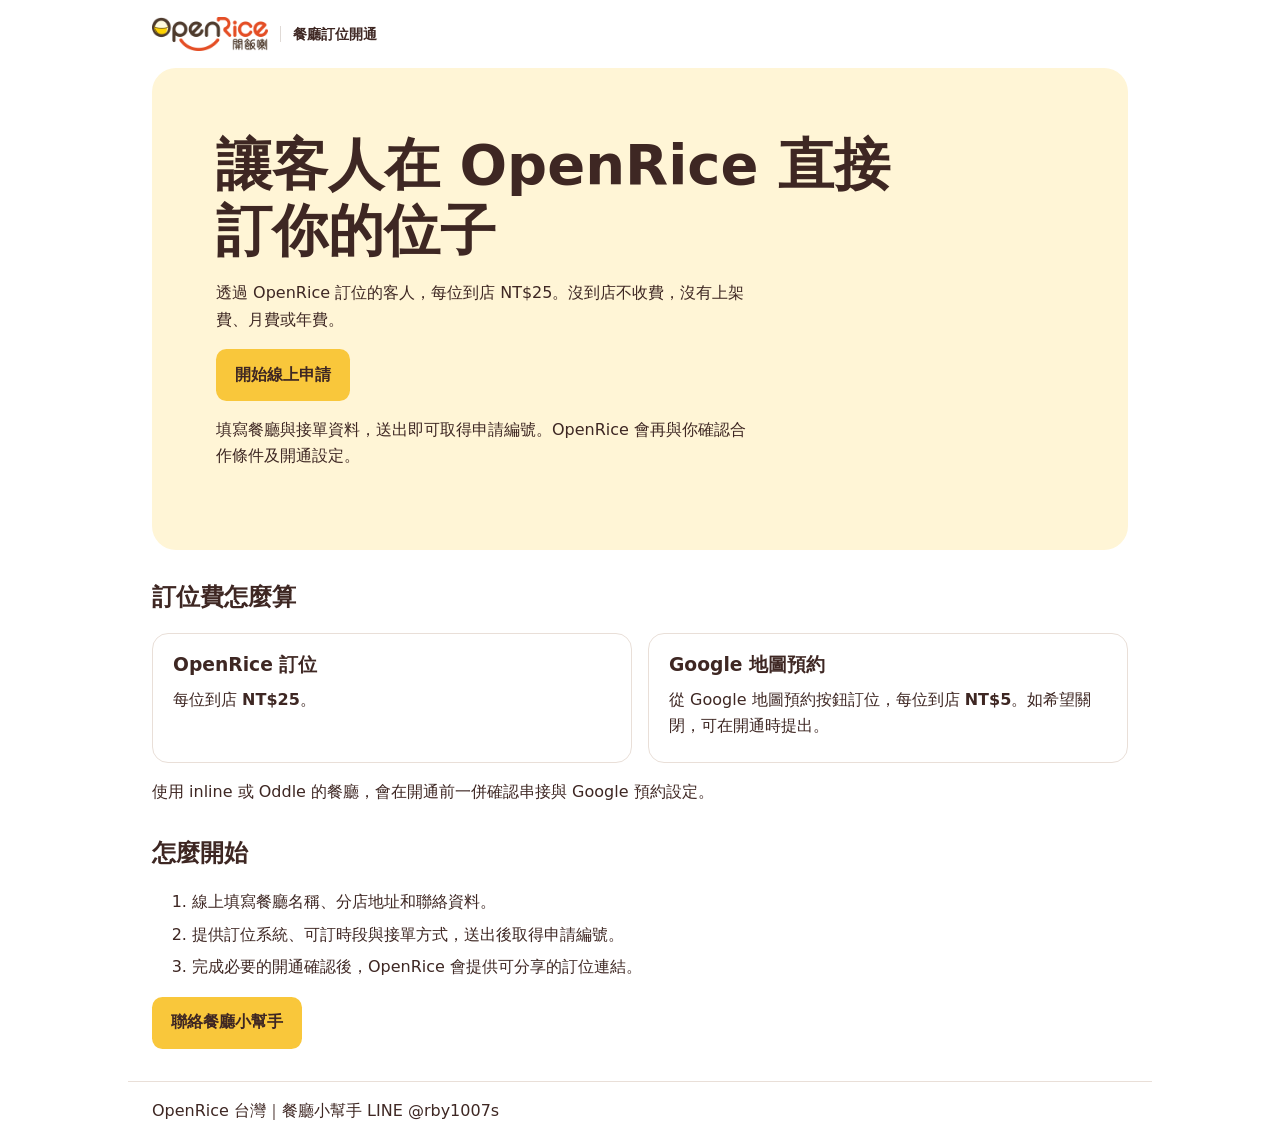
<file: index.html>
<!doctype html>
<html lang="zh-Hant-TW">
<head>
<meta charset="utf-8">
<meta name="viewport" content="width=device-width,initial-scale=1">
<meta name="description" content="OpenRice 台灣餐廳訂位開通。了解收費並線上申請。">
<title>OpenRice 台灣｜餐廳訂位開通</title>
<style>
*{box-sizing:border-box}body{margin:0;background:#fff;color:#3e2723;font:1rem/1.65 system-ui,sans-serif}
header,main,footer{max-width:64rem;margin:auto;padding-inline:1.5rem}
header{display:flex;align-items:center;min-height:4.25rem;padding-block:.75rem}
.hero{background:#fff5d6;border-radius:1.5rem;padding:clamp(1.5rem,6vw,4rem)}
h1{font-size:clamp(2rem,5vw,3.5rem);line-height:1.18;margin:0 0 1rem;max-width:18ch}
h2{line-height:1.3}.hero p{max-width:34rem}.cta{display:inline-block;background:#f9c73b;color:#3e2723;font-weight:750;border-radius:.65rem;padding:.8rem 1.2rem;text-decoration:none}
.cta:hover{background:#f5b929}.cta:focus-visible{outline:3px solid #3e2723;outline-offset:3px}
section{margin-block:2rem}.fees{display:grid;grid-template-columns:repeat(auto-fit,minmax(min(100%,18rem),1fr));gap:1rem}
article{border:1px solid #e9dfd8;border-radius:1rem;padding:1rem 1.25rem}article h3{margin:0}article p{margin-block:.4rem}
strong{font-weight:800}li{margin-block:.4rem}footer{border-top:1px solid #e9dfd8;padding-block:1rem}
</style>
<link rel="stylesheet" href="assets/brand.css">
</head>
<body>
<header><a class="brand-link" href="./"><img src="assets/openrice-logo.png" width="288" height="82" alt="OpenRice"><span>餐廳訂位開通</span></a></header>
<main>
<div class="hero">
<h1>讓客人在 OpenRice 直接訂你的位子</h1>
<p>透過 OpenRice 訂位的客人，每位到店 NT$25。沒到店不收費，沒有上架費、月費或年費。</p>
<a class="cta" href="apply.html#apply">開始線上申請</a>
<p>填寫餐廳與接單資料，送出即可取得申請編號。OpenRice 會再與你確認合作條件及開通設定。</p>
</div>
<section aria-labelledby="fee">
<h2 id="fee">訂位費怎麼算</h2>
<div class="fees">
<article><h3>OpenRice 訂位</h3><p>每位到店 <strong>NT$25</strong>。</p></article>
<article><h3>Google 地圖預約</h3><p>從 Google 地圖預約按鈕訂位，每位到店 <strong>NT$5</strong>。如希望關閉，可在開通時提出。</p></article>
</div>
<p>使用 inline 或 Oddle 的餐廳，會在開通前一併確認串接與 Google 預約設定。</p>
</section>
<section aria-labelledby="steps">
<h2 id="steps">怎麼開始</h2>
<ol>
<li>線上填寫餐廳名稱、分店地址和聯絡資料。</li>
<li>提供訂位系統、可訂時段與接單方式，送出後取得申請編號。</li>
<li>完成必要的開通確認後，OpenRice 會提供可分享的訂位連結。</li>
</ol>
<a class="cta" href="https://line.me/R/ti/p/@rby1007s">聯絡餐廳小幫手</a>
</section>
</main>
<footer>OpenRice 台灣｜餐廳小幫手 LINE @rby1007s</footer>
</body>
</html>
</file>
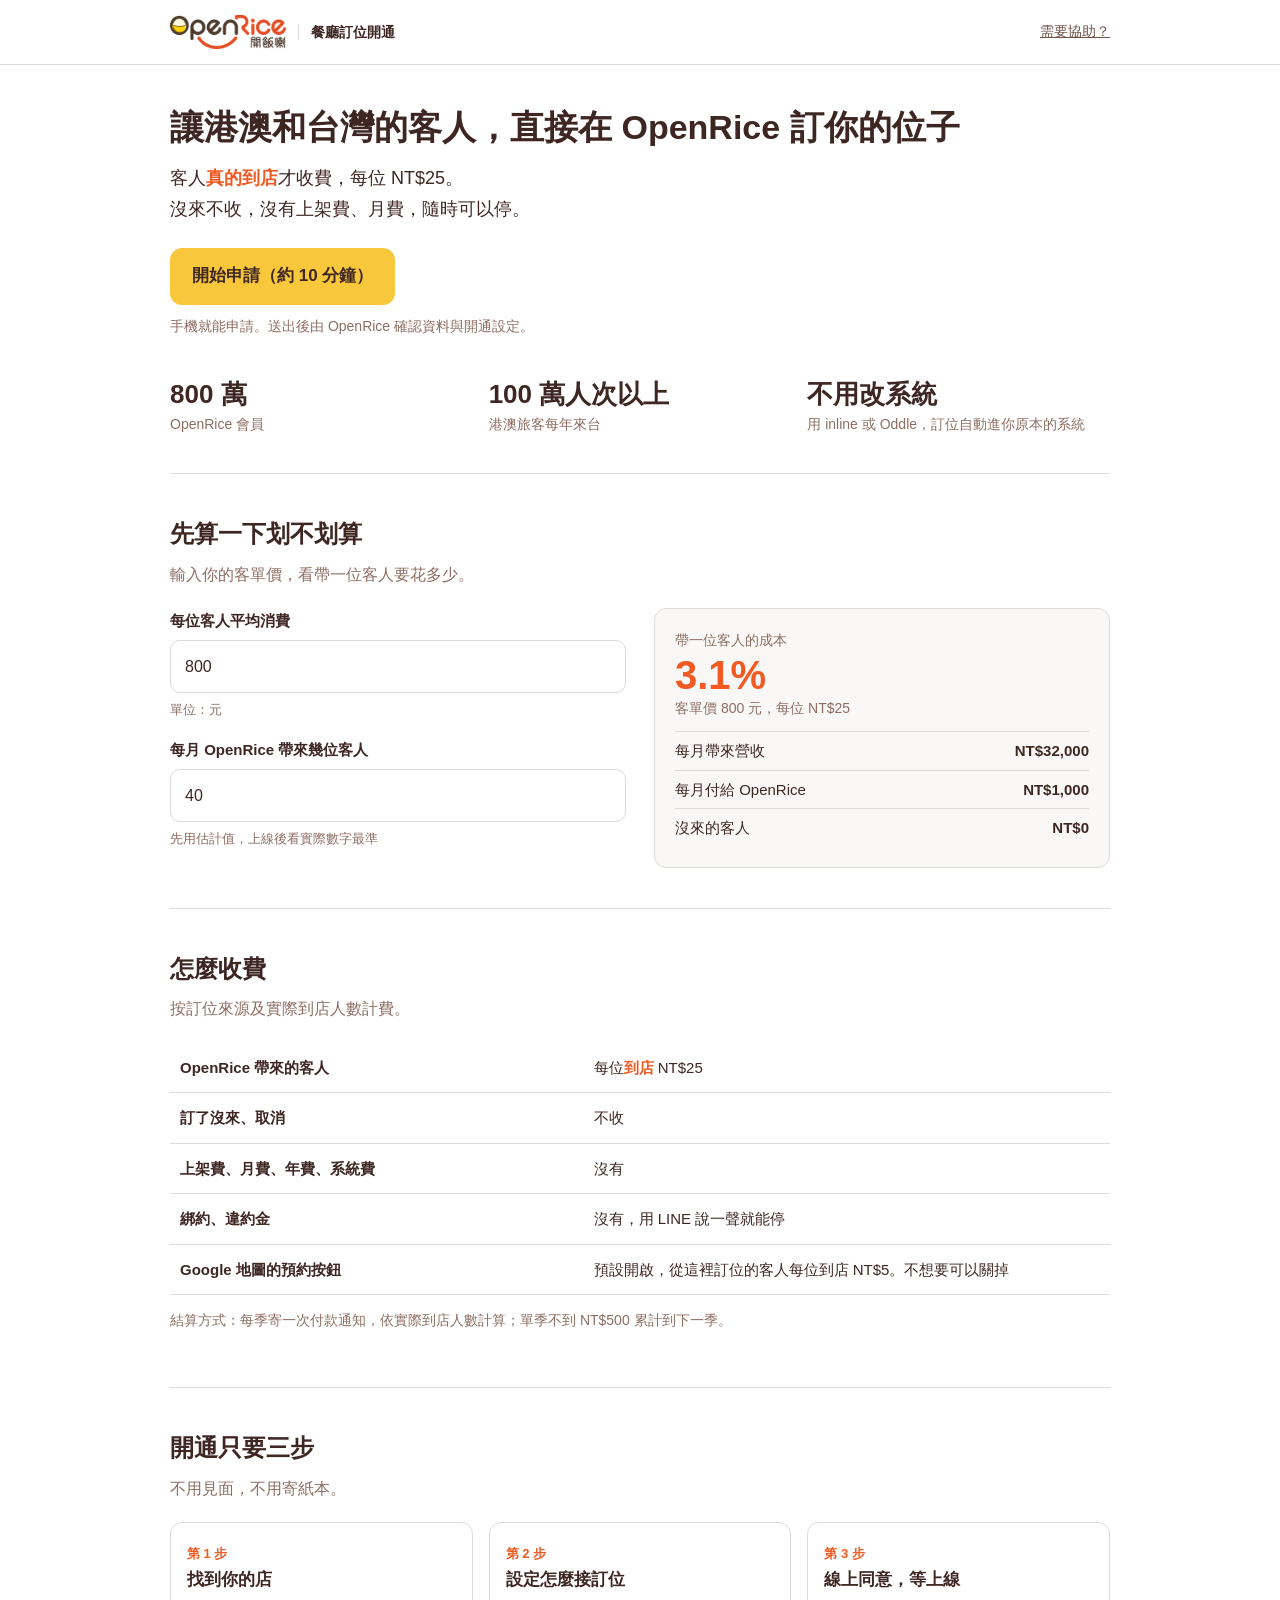
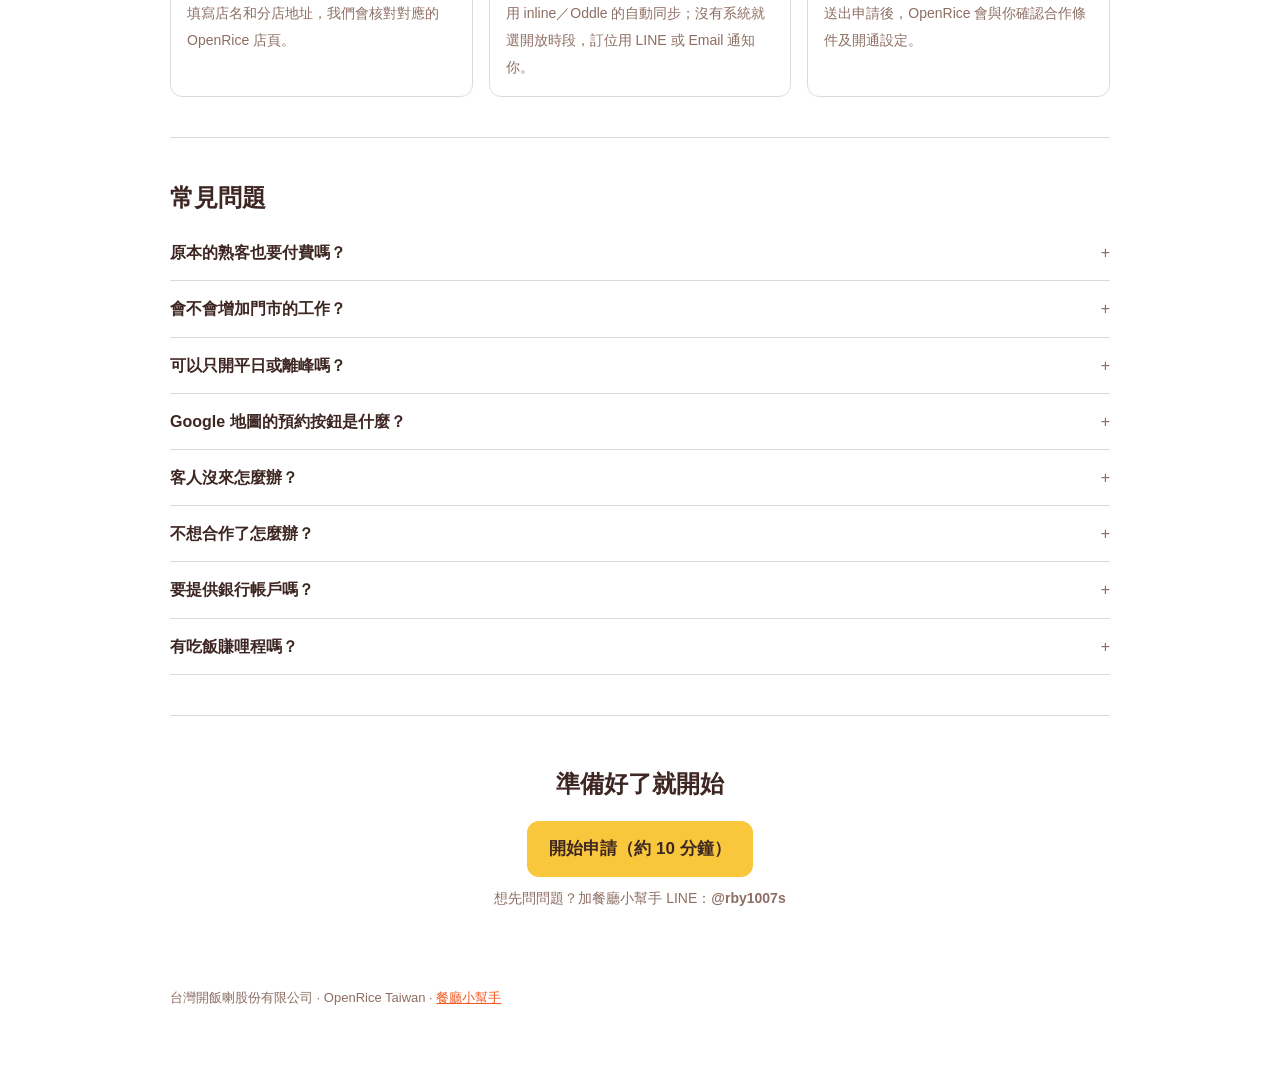
<file: apply.html>
<!doctype html>
<html lang="zh-Hant">
<head>
<meta charset="utf-8">
<meta name="viewport" content="width=device-width, initial-scale=1, viewport-fit=cover">
<title>OpenRice 餐廳開通</title>
<meta name="description" content="讓港澳與台灣客人在 OpenRice 直接訂你的位子。客人到店才收費，沒有上架費、月費，隨時可以停。">
<style>
/* 版面：單欄、手機優先。說明頁讓老闆 1 分鐘看懂，申請頁一頁一件事。 */
:root{
  --bg:#FFFFFF; --soft:#FAF8F6; --fg:#3E2723; --muted:#8D6E63; --line:#E0DAD6;
  --accent:#F15A22; --accent-dark:#C9461A; --ok:#2E7D32; --warn:#B4541A;
  --font:'PingFang TC','Heiti TC','Microsoft JhengHei','Noto Sans TC',sans-serif;
  --r:12px;
}
*{box-sizing:border-box}
html,body{margin:0}
body{background:var(--bg);color:var(--fg);font-family:var(--font);font-size:16px;line-height:1.7;-webkit-font-smoothing:antialiased}
a{color:var(--accent)}
button,input,select{font:inherit;color:inherit}
button{cursor:pointer}
:focus-visible{outline:2px solid var(--accent);outline-offset:2px}
.wrap{max-width:980px;margin:0 auto;padding-left:max(20px, env(safe-area-inset-left, 0px));padding-right:max(20px, env(safe-area-inset-right, 0px))}
.narrow{max-width:560px}
.num{font-variant-numeric:tabular-nums}

/* 頂部 */
.top{border-bottom:1px solid var(--line);background:var(--bg);position:sticky;top:0;z-index:5}
.top .wrap{display:flex;align-items:center;justify-content:space-between;gap:12px;min-height:64px}
.brand{font-weight:700;font-size:18px;letter-spacing:.01em;text-decoration:none;color:var(--fg)}
.brand span{color:var(--accent)}
.top-cta{font-size:14px;font-weight:700;color:var(--accent);background:none;border:1px solid var(--accent);border-radius:999px;padding:6px 14px}
.demo{background:var(--soft);font-size:13px;color:var(--muted);padding:8px 0;border-bottom:1px solid var(--line)}

/* 說明頁 */
.hero{display:grid;grid-template-columns:1fr;gap:24px;align-items:center;padding-block:40px 32px}
.hero h1{font-size:34px;line-height:1.3;margin:0 0 14px;text-wrap:balance}
.hero p.lead{font-size:18px;margin:0 0 24px}
.hero p.lead b{color:var(--accent)}
.hero video{width:100%;aspect-ratio:9/16;border-radius:var(--r);background:#2A1C19;display:block}
.vcap{font-size:13px;color:var(--muted);margin-top:6px;text-align:center}
.btn{display:inline-block;border:0;border-radius:var(--r);padding:14px 22px;font-weight:700;font-size:17px;text-decoration:none;text-align:center}
.btn.primary{background:#F9C73B;color:var(--fg)}
.btn.primary:hover{background:#F5B929}
.btn.ghost{background:var(--bg);border:1px solid var(--line);color:var(--fg)}
.btn.block{display:block;width:100%}
.btn[disabled]{opacity:.45;cursor:not-allowed}
.under{font-size:14px;color:var(--muted);margin-top:10px}
.facts{display:grid;grid-template-columns:repeat(3,1fr);gap:16px;padding-block:8px 36px;border-bottom:1px solid var(--line)}
.fact b{display:block;font-size:26px;line-height:1.2}
.fact span{font-size:14px;color:var(--muted)}
section.block{padding-block:40px;border-bottom:1px solid var(--line)}
section.block h2{font-size:24px;margin:0 0 6px;text-wrap:balance}
section.block .sub{color:var(--muted);margin:0 0 20px}

.calc{display:grid;grid-template-columns:1fr 1fr;gap:28px;align-items:start}
.field{display:flex;flex-direction:column;gap:6px;margin-bottom:16px}
.field label,.label{font-weight:700;font-size:15px}
.field .hint{font-size:13px;color:var(--muted)}
input[type=text],input[type=tel],input[type=email],input[type=number],input[type=search],select{width:100%;padding:12px 14px;border:1px solid var(--line);border-radius:10px;background:var(--bg);font-size:16px}
input:focus,select:focus{border-color:var(--accent);outline:none}
.result{background:var(--soft);border:1px solid var(--line);border-radius:var(--r);padding:20px}
.result .big{font-size:40px;font-weight:700;color:var(--accent);line-height:1.1}
.result .kv{display:flex;justify-content:space-between;gap:12px;padding-block:6px;border-top:1px solid var(--line);font-size:15px}
.result .kv:first-of-type{border-top:0}

table.price{width:100%;border-collapse:collapse;font-size:15px}
table.price th,table.price td{text-align:left;padding:12px 10px;border-bottom:1px solid var(--line);vertical-align:top}
table.price th{width:44%;font-weight:700}
table.price td b{color:var(--accent)}
.note{font-size:14px;color:var(--muted)}

.steps3{display:grid;grid-template-columns:repeat(3,1fr);gap:16px;counter-reset:s}
.steps3 div{border:1px solid var(--line);border-radius:var(--r);padding:16px}
.steps3 b{display:block;font-size:17px;margin-bottom:4px}
.steps3 span{font-size:14px;color:var(--muted)}
.steps3 i{font-style:normal;font-size:13px;font-weight:700;color:var(--accent)}

details.faq{border-bottom:1px solid var(--line)}
details.faq summary{cursor:pointer;padding:14px 0;font-weight:700;list-style:none;display:flex;justify-content:space-between;gap:12px}
details.faq summary::after{content:"+";color:var(--muted);font-weight:400}
details.faq[open] summary::after{content:"−"}
details.faq p{margin:0 0 14px;color:var(--fg)}
.final{padding-block:48px;text-align:center}
.final h2{font-size:24px;margin:0 0 16px}
footer{padding-block:28px 60px;font-size:13px;color:var(--muted)}

/* 申請頁 */
.apply{padding-block:20px 80px}
.progress{display:flex;gap:6px;margin:6px 0 4px}
.progress i{flex:1;height:4px;border-radius:2px;background:var(--line)}
.progress i.on{background:#F9C73B}
.stepno{font-size:13px;color:var(--muted);margin-bottom:18px}
.apply h2{font-size:24px;margin:0 0 6px;line-height:1.35;text-wrap:balance}
.apply .sub{color:var(--muted);margin:0 0 20px}
.results{display:flex;flex-direction:column;border:1px solid var(--line);border-radius:var(--r);overflow:hidden;margin-top:8px}
.res{display:flex;gap:12px;align-items:center;padding:10px 12px;border:0;border-top:1px solid var(--line);background:var(--bg);text-align:left;width:100%}
.res:first-child{border-top:0}
.res:hover,.res:focus-visible{background:var(--soft)}
.res img,.res .ph{width:52px;height:52px;border-radius:8px;object-fit:cover;flex:0 0 52px;background:var(--soft)}
.res .t{font-weight:700;line-height:1.35}
.res .m{font-size:13px;color:var(--muted);line-height:1.4}
.res .tag{font-size:12px;font-weight:700;color:var(--ok);white-space:nowrap;margin-left:auto}
.picked{display:flex;gap:14px;align-items:center;border:1px solid var(--line);border-radius:var(--r);padding:14px;background:var(--soft)}
.picked img{width:72px;height:72px;border-radius:10px;object-fit:cover}
.picked .t{font-weight:700;font-size:17px;line-height:1.35}
.alert{border-radius:var(--r);padding:14px 16px;margin:14px 0;font-size:15px;border:1px solid var(--line);background:var(--soft)}
.alert.ok{border-color:#C8E6C9;background:#F3FAF3}
.alert.warn{border-color:#F3D3C2;background:#FDF5F0}
.choices{display:flex;flex-direction:column;gap:10px}
.choice{display:flex;gap:12px;align-items:flex-start;border:1px solid var(--line);border-radius:var(--r);padding:14px;cursor:pointer;background:var(--bg)}
.choice input{margin-top:5px;accent-color:var(--accent);width:18px;height:18px;flex:0 0 18px}
.choice b{display:block}
.choice span{font-size:14px;color:var(--muted)}
.choice:has(input:checked){border-color:var(--accent);background:#FFF8F4}
.row2{display:grid;grid-template-columns:1fr 1fr;gap:12px}
.days{display:flex;flex-wrap:wrap;gap:8px}
.day{border:1px solid var(--line);border-radius:999px;padding:6px 14px;background:var(--bg);font-size:15px}
.day[aria-pressed="true"]{background:var(--fg);color:#FFFFFF;border-color:var(--fg)}
.meal{border:1px solid var(--line);border-radius:var(--r);padding:14px;margin-bottom:10px}
.meal .head{display:flex;align-items:center;gap:10px;font-weight:700}
.meal .head input{accent-color:var(--accent);width:18px;height:18px}
.meal .times{display:grid;grid-template-columns:1fr auto 1fr;gap:8px;align-items:center;margin-top:10px}
.switch{display:flex;justify-content:space-between;gap:16px;align-items:flex-start;border:1px solid var(--line);border-radius:var(--r);padding:16px}
.switch .txt b{display:block;font-size:17px}
.switch .txt span{font-size:14px;color:var(--muted)}
.tog{position:relative;width:52px;height:30px;flex:0 0 52px;border-radius:999px;border:0;background:var(--line);padding:0}
.tog::after{content:"";position:absolute;top:3px;left:3px;width:24px;height:24px;border-radius:50%;background:#FFFFFF;transition:left .15s}
.tog[aria-checked="true"]{background:var(--accent)}
.tog[aria-checked="true"]::after{left:25px}
.tog[disabled]{opacity:.5;cursor:not-allowed}
.terms{border:1px solid var(--line);border-radius:var(--r);padding:16px 18px;background:var(--soft);font-size:15px}
.terms ul{margin:6px 0 0;padding-left:20px}
.terms li{margin:4px 0}
.agree{display:flex;gap:10px;align-items:flex-start;margin:16px 0;font-size:15px}
.agree input{width:20px;height:20px;margin-top:3px;accent-color:var(--accent);flex:0 0 20px}
.nav{display:flex;gap:10px;margin-top:24px}
.nav .btn{flex:1}
.nav .btn.ghost{flex:0 0 auto}
.err{color:var(--warn);font-size:14px;margin-top:4px}
.saved{font-size:13px;color:var(--muted);text-align:center;margin-top:12px}
.done-mark{font-size:28px;font-weight:700;margin:12px 0 8px}
.timeline{border-left:2px solid var(--line);margin:18px 0 18px 8px;padding-left:18px}
.timeline div{position:relative;margin-bottom:16px}
.timeline div::before{content:"";position:absolute;left:-25px;top:8px;width:12px;height:12px;border-radius:50%;background:var(--line)}
.timeline div.now::before{background:var(--accent)}
.timeline b{display:block}
.timeline span{font-size:14px;color:var(--muted)}
.idbox{font-size:20px;font-weight:700;letter-spacing:.04em}

/* 內部：申請紀錄 */
.admin table{width:100%;border-collapse:collapse;font-size:14px}
.admin th,.admin td{border:1px solid var(--line);padding:8px;text-align:left;vertical-align:top}
.admin th{background:var(--soft)}
.tbl{overflow-x:auto}
.pill{display:inline-block;font-size:12px;font-weight:700;padding:2px 8px;border-radius:999px;border:1px solid currentColor;white-space:nowrap}
.pill.ops{color:var(--ok)}
.pill.bd{color:var(--accent)}
.pill.low{color:var(--muted)}
.stats4{display:grid;grid-template-columns:repeat(4,1fr);gap:10px;margin:12px 0 20px}
.stats4 div{border:1px solid var(--line);border-radius:10px;padding:10px;text-align:center}
.stats4 b{display:block;font-size:22px}
.stats4 span{font-size:13px;color:var(--muted)}

@media (max-width:760px){
  .hero{grid-template-columns:1fr;gap:24px;padding-block:28px 24px}
  .hero h1{font-size:27px}
  .hero .vid{max-width:240px;margin:0 auto}
  .facts{grid-template-columns:1fr;gap:10px}
  .fact b{font-size:22px;display:inline;margin-right:8px}
  .calc{grid-template-columns:1fr;gap:8px}
  .steps3{grid-template-columns:1fr}
  .row2{grid-template-columns:1fr}
  .stats4{grid-template-columns:repeat(2,1fr)}
  table.price th{width:46%}
}
@media (prefers-reduced-motion:reduce){.tog::after{transition:none}}

.review-grid{display:grid;grid-template-columns:repeat(2,minmax(0,1fr));gap:12px;margin:16px 0;padding:16px;border:1px solid var(--line);border-radius:12px}
.review-grid label{display:block}.review-grid input:not([type=checkbox]),.review-grid textarea{width:100%}
.review-checks,.review-note{grid-column:1/-1}.review-checks label{margin:8px 0}.review-memo{white-space:pre-wrap}.terms textarea{display:block;width:100%;margin:8px 0 12px;resize:vertical}
@media(max-width:600px){.review-grid{grid-template-columns:1fr}}
</style>
<link rel="stylesheet" href="assets/brand.css">
</head>
<body>
<header class="top"><div class="wrap">
  <a class="brand-link" href="./"><img src="assets/openrice-logo.png" width="288" height="82" alt="OpenRice"><span>餐廳訂位開通</span></a>
  <a class="brand-context" href="https://line.me/R/ti/p/@rby1007s" target="_blank" rel="noopener">需要協助？</a>
</div></header>

<main id="view"></main>

<script>
(function(){
'use strict';
var DATA_URL='data/restaurants.json';
var PHOTO='https://cdn-tw.orstatic.com/userphoto/photo/';
var LINE_ID='@rby1007s';
var KEY_DRAFT='or-public-open-draft-v1', KEY_APPS='or-open-apps-v1', KEY_EV='or-open-ev-v1';
var view=document.getElementById('view');
var REST=null, loading=null;

function esc(s){return String(s==null?'':s).replace(/[&<>"']/g,function(c){return {'&':'&amp;','<':'&lt;','>':'&gt;','"':'&quot;',"'":'&#39;'}[c];});}
function get(k,d){try{var v=JSON.parse(localStorage.getItem(k));return v==null?d:v;}catch(e){return d;}}
function put(k,v){try{localStorage.setItem(k,JSON.stringify(v));}catch(e){}}
function ev(name){var e=get(KEY_EV,{});e[name]=(e[name]||0)+1;put(KEY_EV,e);}
function fmt(n){return Math.round(n).toLocaleString('zh-TW');}

/* ---------- 說明頁 ---------- */
function home(){
  return ''+
  '<div class="wrap">'+
  '<div class="hero"><div>'+
    '<h1>讓港澳和台灣的客人，直接在 OpenRice 訂你的位子</h1>'+
    '<p class="lead">客人<b>真的到店</b>才收費，每位 NT$25。<br>沒來不收，沒有上架費、月費，隨時可以停。</p>'+
    '<button class="btn primary" type="button" data-go="apply">開始申請（約 10 分鐘）</button>'+
    '<div class="under">手機就能申請。送出後由 OpenRice 確認資料與開通設定。</div>'+
  '</div></div>'+
  '<div class="facts">'+
    '<div class="fact"><b>800 萬</b><span>OpenRice 會員</span></div>'+
    '<div class="fact"><b>100 萬人次以上</b><span>港澳旅客每年來台</span></div>'+
    '<div class="fact"><b>不用改系統</b><span>用 inline 或 Oddle，訂位自動進你原本的系統</span></div>'+
  '</div>'+

  '<section class="block"><h2>先算一下划不划算</h2><p class="sub">輸入你的客單價，看帶一位客人要花多少。</p>'+
  '<div class="calc"><div>'+
    '<div class="field"><label for="c-avg">每位客人平均消費</label><input id="c-avg" type="number" inputmode="numeric" min="100" step="50" value="800"><span class="hint">單位：元</span></div>'+
    '<div class="field"><label for="c-n">每月 OpenRice 帶來幾位客人</label><input id="c-n" type="number" inputmode="numeric" min="1" step="5" value="40"><span class="hint">先用估計值，上線後看實際數字最準</span></div>'+
  '</div><div class="result" id="c-out"></div></div></section>'+

  '<section class="block"><h2>怎麼收費</h2><p class="sub">按訂位來源及實際到店人數計費。</p>'+
  '<table class="price">'+
    '<tr><th>OpenRice 帶來的客人</th><td>每位<b>到店</b> NT$25</td></tr>'+
    '<tr><th>訂了沒來、取消</th><td>不收</td></tr>'+
    '<tr><th>上架費、月費、年費、系統費</th><td>沒有</td></tr>'+
    '<tr><th>綁約、違約金</th><td>沒有，用 LINE 說一聲就能停</td></tr>'+
    '<tr><th>Google 地圖的預約按鈕</th><td>預設開啟，從這裡訂位的客人每位到店 NT$5。不想要可以關掉</td></tr>'+
  '</table>'+
  '<p class="note">結算方式：每季寄一次付款通知，依實際到店人數計算；單季不到 NT$500 累計到下一季。</p></section>'+

  '<section class="block"><h2>開通只要三步</h2><p class="sub">不用見面，不用寄紙本。</p>'+
  '<div class="steps3">'+
    '<div><i>第 1 步</i><b>找到你的店</b><span>填寫店名和分店地址，我們會核對對應的 OpenRice 店頁。</span></div>'+
    '<div><i>第 2 步</i><b>設定怎麼接訂位</b><span>用 inline／Oddle 的自動同步；沒有系統就選開放時段，訂位用 LINE 或 Email 通知你。</span></div>'+
    '<div><i>第 3 步</i><b>線上同意，等上線</b><span>送出申請後，OpenRice 會與你確認合作條件及開通設定。</span></div>'+
  '</div></section>'+

  '<section class="block"><h2>常見問題</h2>'+
  faq('原本的熟客也要付費嗎？','不用。只有透過 OpenRice 網站、App，或 Google 地圖預約按鈕訂位的客人才算。打電話、直接走進來、用你自己訂位系統訂的客人都不算。')+
  faq('會不會增加門市的工作？','用 inline 或 Oddle 的店，訂位會自動進原本的系統，門市作業不變。沒有系統的店，訂位會用 LINE 或 Email 通知，只要在訂位時間準備好位子。')+
  faq('可以只開平日或離峰嗎？','可以。開放哪幾天、哪些時段、每段幾組，都由你決定，隨時可以改。用空位補離峰正是最划算的用法。')+
  faq('Google 地圖的預約按鈕是什麼？','開通後，你在 Google 地圖的店家資訊可能出現「預約」按鈕，客人從那裡訂位也會進來。這部分每位到店 NT$5，預設開啟。不想要的話，申請時或之後都可以關掉。')+
  faq('客人沒來怎麼辦？','沒來不收費。請在用餐日後 48 小時內把訂位狀態改成「未到」，超過 48 小時沒更新會視為已到店。')+
  faq('不想合作了怎麼辦？','用 LINE 或書面通知我們就好，3 個工作天內停止接新訂位，沒有違約金。已經到店的客人照實際人數結算。')+
  faq('要提供銀行帳戶嗎？','申請時不用。等你接到第一筆訂位，我們再請你補發票與帳務資料。')+
  faq('有吃飯賺哩程嗎？','有。客人在店裡消費可以累積 Asia Miles，這是另外的選項，開通後再跟我們說就好，跟 Google 預約按鈕開不開沒有關係。')+
  '</section>'+

  '<div class="final"><h2>準備好了就開始</h2><button class="btn primary" type="button" data-go="apply">開始申請（約 10 分鐘）</button>'+
  '<div class="under">想先問問題？加餐廳小幫手 LINE：<b>'+LINE_ID+'</b></div></div>'+
  '<footer>台灣開飯喇股份有限公司 · OpenRice Taiwan · <a href="https://line.me/R/ti/p/@rby1007s">餐廳小幫手</a></footer>'+
  '</div>';
}
function faq(q,a){return '<details class="faq"><summary>'+esc(q)+'</summary><p>'+esc(a)+'</p></details>';}
function calc(){
  var a=+document.getElementById('c-avg').value||0, n=+document.getElementById('c-n').value||0, out=document.getElementById('c-out');
  if(!out)return;
  var fee=n*25, rev=n*a, pct=rev?fee/rev*100:0;
  out.innerHTML='<div class="note">帶一位客人的成本</div><div class="big num">'+(a?(25/a*100).toFixed(1):'0')+'%</div>'+
    '<div class="note" style="margin-bottom:10px">客單價 '+fmt(a)+' 元，每位 NT$25</div>'+
    '<div class="kv"><span>每月帶來營收</span><b class="num">NT$'+fmt(rev)+'</b></div>'+
    '<div class="kv"><span>每月付給 OpenRice</span><b class="num">NT$'+fmt(fee)+'</b></div>'+
    '<div class="kv"><span>沒來的客人</span><b>NT$0</b></div>';
}

/* ---------- 申請流程 ---------- */
var STEPS=['店','系統','時段','Google','聯絡人','同意'];
var D=get(KEY_DRAFT,null)||fresh();
function fresh(){return {step:0,store:null,manual:{name:'',addr:''},system:'',otherSystem:'',notify:{line:'',email:''},days:[1,2,3,4,5,6,0],lunch:{on:true,s:'11:30',e:'14:00'},dinner:{on:true,s:'17:30',e:'20:30'},groups:2,maxParty:8,google:true,photos:[],contact:{name:'',role:'負責人',phone:'',email:'',line:''},agree:false};}
function save(){put(KEY_DRAFT,D);}
function integrated(){return D.system==='inline'||D.system==='oddle';}
function noPhoto(){return D.store&&!D.store.photo&&!(D.store.photos>0);}
function priceMax(label){if(!label)return 0;var m=String(label).match(/(\d+)\s*$/);if(/以下/.test(label)){var k=String(label).match(/(\d+)/);return k?+k[1]:0;}return m?+m[1]:0;}
function route(){
  if(D.manual)return {k:'ops',t:'人工確認店頁',d:'找不到店頁，營運先確認或建立店頁'};
  if(D.store&&D.store.chain>=3)return {k:'bd',t:'連鎖：轉業務',d:'同名店有 '+D.store.chain+' 家，轉 Jason 談連鎖方案'};
  var pm=priceMax(D.store&&D.store.price);
  var low=pm>0&&pm<=300;
  if(integrated())return {k:low?'low':'ops',t:(low?'低優先・':'')+'串接店：營運審核',d:'目標 1 個工作天上線'};
  return {k:low?'low':'ops',t:(low?'低優先・':'')+'單店：營運審核',d:'目標 2 個工作天上線'};
}

function progress(){var h='<div class="progress" aria-hidden="true">';for(var i=0;i<STEPS.length;i++)h+='<i class="'+(i<=D.step?'on':'')+'"></i>';return h+'</div><div class="stepno">第 '+(D.step+1)+' 步，共 '+STEPS.length+' 步</div>';}
function nav(nextLabel,ok){
  return '<div class="nav">'+(D.step>0?'<button class="btn ghost" type="button" data-act="back">上一步</button>':'')+
    '<button class="btn primary" type="button" data-act="next"'+(ok?'':' disabled')+'>'+(nextLabel||'下一步')+'</button></div>'+
    '<div class="saved">填到一半可以離開，下次打開會從這裡繼續。</div>';
}
function stepStore(){
  const store=D.manual;
  return '<h2>要為哪家餐廳申請？</h2><p class="sub">請填寫完整店名與地址，OpenRice 會確認正確店頁。</p>'+
    '<div class="field"><label for="m-name">餐廳名稱及分店</label><input id="m-name" maxlength="120" value="'+esc(store.name)+'" autocomplete="organization"></div>'+
    '<div class="field"><label for="m-addr">完整分店地址</label><input id="m-addr" maxlength="200" value="'+esc(store.addr)+'" autocomplete="street-address"></div>'+
    nav('下一步',store.name.trim()&&store.addr.trim());
}
function stepSystem(){
  var opt=function(v,t,s){return '<label class="choice"><input type="radio" name="sys" value="'+v+'"'+(D.system===v?' checked':'')+'><div><b>'+t+'</b><span>'+s+'</span></div></label>';};
  var h='<h2>你現在怎麼接訂位？</h2><p class="sub">我們會把 OpenRice 的訂位送到你習慣的地方。</p><div class="choices">'+
    opt('inline','用 inline','訂位自動進 inline，門市作業不變，也不用另外設定時段')+
    opt('oddle','用 Oddle','訂位自動進 Oddle，門市作業不變，也不用另外設定時段')+
    opt('other','用其他訂位系統','我們會確認能不能串接；不能串接就改用 LINE 或 Email 通知')+
    opt('none','沒有訂位系統','電話、留言或表單接訂位的店，訂位會用 LINE 或 Email 通知你')+
  '</div>';
  if(D.system==='other')h+='<div class="field" style="margin-top:14px"><label for="o-sys">系統名稱</label><input id="o-sys" type="text" value="'+esc(D.otherSystem)+'"></div>';
  if(D.system==='other'||D.system==='none'){
    h+='<div class="label" style="margin-top:16px">訂位通知要送到哪裡？至少填一個</div>'+
       '<div class="field" style="margin-top:8px"><label for="n-line">LINE ID</label><input id="n-line" type="text" value="'+esc(D.notify.line)+'" autocomplete="off"></div>'+
       '<div class="field"><label for="n-email">Email</label><input id="n-email" type="email" value="'+esc(D.notify.email)+'" autocomplete="email"></div>';
  }
  var ok=D.system&&(integrated()||(D.notify.line.trim()||validEmail(D.notify.email)))&&(D.system!=='other'||D.otherSystem.trim());
  return h+nav('下一步',!!ok);
}
function stepSlots(){
  if(integrated()){
    return '<h2>開放時段會從 '+(D.system==='inline'?'inline':'Oddle')+' 同步</h2><p class="sub">你在系統裡開放的時段和人數上限，OpenRice 會直接沿用。之後想調整，在原本的系統改就好。</p>'+
      '<div class="alert ok">這一步不用填。</div>'+nav('下一步',true);
  }
  var names=['日','一','二','三','四','五','六'], order=[1,2,3,4,5,6,0];
  var h='<h2>開放哪些時段給 OpenRice 的客人？</h2><p class="sub">先用常見設定，上線後隨時可以改。只想補平日或離峰的空位也可以。</p>'+
    '<div class="label">哪幾天</div><div class="days" role="group" aria-label="開放的星期" style="margin:8px 0 18px">'+
    order.map(function(d){return '<button type="button" class="day" data-day="'+d+'" aria-pressed="'+(D.days.indexOf(d)>=0)+'">週'+names[d]+'</button>';}).join('')+'</div>'+
    meal('lunch','午餐')+meal('dinner','晚餐')+
    '<div class="row2" style="margin-top:8px">'+
      '<div class="field"><label for="g-n">每 30 分鐘最多接幾組</label><select id="g-n">'+[1,2,3,4,5,6].map(function(n){return '<option'+(D.groups===n?' selected':'')+'>'+n+'</option>';}).join('')+'</select></div>'+
      '<div class="field"><label for="g-p">一組最多幾位</label><select id="g-p">'+[2,4,6,8,10,12,15,20].map(function(n){return '<option'+(D.maxParty===n?' selected':'')+'>'+n+'</option>';}).join('')+'</select></div>'+
    '</div>';
  var ok=D.days.length&&(D.lunch.on||D.dinner.on);
  if(!ok)h+='<div class="err">至少選一天，並開放午餐或晚餐其中一個。</div>';
  return h+nav('下一步',!!ok);
}
function meal(k,t){
  var m=D[k], opts=function(sel){var o='';for(var h=10;h<=22;h++)['00','30'].forEach(function(mm){var v=(h<10?'0':'')+h+':'+mm;o+='<option'+(v===sel?' selected':'')+'>'+v+'</option>';});return o;};
  return '<div class="meal"><label class="head"><input type="checkbox" data-meal="'+k+'"'+(m.on?' checked':'')+'>'+t+'</label>'+
    (m.on?'<div class="times"><select data-mt="'+k+'-s" aria-label="'+t+'開始">'+opts(m.s)+'</select><span class="note">到</span><select data-mt="'+k+'-e" aria-label="'+t+'最後入座">'+opts(m.e)+'</select></div><div class="note" style="margin-top:6px">後面的時間是最後一組入座時間</div>':'')+'</div>';
}
function stepGoogle(){
  var h='<h2>讓在 Google 地圖找到你的客人直接訂位</h2>'+
    '<p class="sub">開啟後，你的店家資訊可能顯示「預約」按鈕。客人查地址、看評論時，就多一個可以直接訂位的入口。</p>'+
    '<div class="switch"><div class="txt"><b>Google 地圖預約</b><span>從這個入口訂位的客人，每位到店 NT$5。沒到店不收費。</span></div>'+
    '<button type="button" class="tog" role="switch" aria-label="Google 地圖預約" aria-checked="'+(D.google?'true':'false')+'" data-act="google"></button></div>';
  if(!D.google)h+='<div class="alert warn" role="status"><b>關閉後，客人會少一個可以直接訂位的入口。</b><br>店家資訊仍可在 Google 地圖搜尋。你可以維持關閉，直接點「下一步」。</div>';
  if(integrated())h+='<div class="alert">已記錄你的選擇：<b>'+(D.google?'希望開啟':'希望關閉')+'</b>。你使用 '+(D.system==='inline'?'inline':'Oddle')+'，我們會在開通前與你確認，避免影響 OpenRice 訂位。</div>';
  return h+nav('下一步',true);
}
function stepContact(){
  var c=D.contact;
  var h='<h2>誰是聯絡人？</h2><p class="sub">開通進度和上線通知會傳給這個人。</p>'+
    '<div class="field"><label for="ct-name">姓名</label><input id="ct-name" type="text" value="'+esc(c.name)+'" autocomplete="name"></div>'+
    '<div class="field"><label for="ct-role">你的身分</label><select id="ct-role">'+['負責人','店長','行銷或管理人員'].map(function(r){return '<option'+(c.role===r?' selected':'')+'>'+r+'</option>';}).join('')+'</select><span class="hint">送出合約的人要能代表餐廳同意合作條件</span></div>'+
    '<div class="field"><label for="ct-phone">手機</label><input id="ct-phone" type="tel" inputmode="tel" value="'+esc(c.phone)+'" placeholder="0912345678" autocomplete="tel"><span class="hint">審核時如需確認資料，我們會用這支手機聯絡你</span></div>'+
    '<div class="field"><label for="ct-email">Email</label><input id="ct-email" type="email" value="'+esc(c.email)+'" autocomplete="email"><span class="hint">審核時如需確認資料，我們也可透過 Email 聯絡你</span></div>'+
    '<div class="field"><label for="ct-line">LINE ID（選填）</label><input id="ct-line" type="text" value="'+esc(c.line)+'" autocomplete="off"></div>'+
    '<div class="alert">收款帳戶和發票資料現在不用填。等你接到第一筆訂位，我們再請你補。</div>';
  var errs=[];
  if(c.phone&&!validPhone(c.phone))errs.push('手機格式看起來不對，請輸入 09 開頭的 10 碼數字。');
  if(c.email&&!validEmail(c.email))errs.push('Email 格式看起來不對。');
  if(errs.length)h+='<div class="err">'+errs.join('<br>')+'</div>';
  var ok=c.name.trim()&&validPhone(c.phone)&&validEmail(c.email);
  return h+nav('下一步',!!ok);
}
function stepAgree(){
  return '<h2>確認並送出開通申請</h2>'+
    '<p class="sub">OpenRice 會核對店家資料及接單設定，再與你確認合作條件。送件後請保留申請編號。</p>'+
    '<div class="terms"><b>'+esc(D.manual.name)+'</b><p>'+esc(D.manual.addr)+'</p><p>聯絡手機 '+esc(D.contact.phone)+'<br>聯絡 Email '+esc(D.contact.email)+'</p></div>'+
    '<div class="field"><label for="memo">備註（選填）</label><input id="memo" maxlength="200" value="'+esc(D.memo||'')+'" placeholder="例如：預計開通的分店數或希望聯絡的時間"></div>'+
    '<label class="agree"><input type="checkbox" id="agree" required'+(D.agree?' checked':'')+'><span>我有權代表餐廳提出開通申請，並同意 OpenRice 使用本表資料處理申請及聯絡我。送出後由 OpenRice 確認合作條件。</span></label>'+
    nav('送出開通申請',D.agree);
}
function validPhone(p){return /^09\d{8}$/.test(String(p).replace(/[\s-]/g,''));}
function validEmail(e){return /^[^\s@]+@[^\s@]+\.[^\s@]+$/.test(String(e).trim());}

function apply(){
  var body=[stepStore,stepSystem,stepSlots,stepGoogle,stepContact,stepAgree][D.step]();
  return '<div class="wrap narrow apply">'+progress()+body+'</div>';
}
function done(app){
  var r=app.route;
  var t1=r.k==='bd'?'專人聯絡你':'營運確認資料';
  var t1d=r.k==='bd'?'由專人確認合作方式與開通分店':'有問題會用 LINE 或電話找你';
  return '<div class="wrap narrow apply"><div class="done-mark">申請送出了</div>'+
    '<p>申請編號 <span class="idbox num">'+esc(app.id)+'</span></p><p class="sub">申請聯絡 Email 為 '+esc(app.contact.email)+'。請保留申請編號，方便後續查詢。</p>'+
    '<div class="timeline">'+
      '<div class="now"><b>已送出</b><span>'+esc(app.storeName)+'</span></div>'+
      '<div><b>'+t1+'</b><span>'+t1d+'。如需補資料，我們會一次列出需要確認的項目。</span></div>'+
      '<div><b>上線</b><span>確認店頁可訂、門市能收到通知後，我們會把可分享的訂位連結與接單方式提供給你</span></div>'+
      '<div><b>第一筆訂位</b><span>接到後，我們再請你補發票與帳務資料</span></div>'+
    '</div>'+
    '<div class="alert"><b>加餐廳小幫手 LINE，上線通知和問題都在這裡</b><br>LINE ID：<b>'+LINE_ID+'</b><br><a href="https://line.me/R/ti/p/'+LINE_ID+'" target="_blank" rel="noopener">用 LINE 加好友</a></div>'+
    '<div class="nav"><button class="btn ghost" type="button" data-go="home">回到首頁</button></div></div>';
}
var endpoint='https://agxpbjgatcxjlwdkrqev.supabase.co';
/* ---------- 路由與事件 ---------- */
var R='home', lastDone=null;
function routeFrom(){var h=(location.hash||'').slice(1);return ['apply','done'].indexOf(h)>=0?h:'home';}
function render(){
  if(R==='done'&&!lastDone)R='home';
  view.innerHTML=R==='apply'?apply():R==='done'?done(lastDone):home();
  if(R==='home'){['c-avg','c-n'].forEach(function(id){document.getElementById(id).addEventListener('input',calc);});calc();}
}
function go(r){R=r;try{if(location.hash.slice(1)!==r)history.replaceState(null,'','#'+r);}catch(e){}if(r==='apply'){ev('start');ev('step-'+D.step);}render();window.scrollTo(0,0);}
function rerender(focusId){var y=window.scrollY;render();window.scrollTo(0,y);if(focusId){var el=document.getElementById(focusId);if(el){el.focus();if(el.setSelectionRange&&el.type!=='email'&&el.type!=='number'){var l=el.value.length;try{el.setSelectionRange(l,l);}catch(e){}}}}}

document.addEventListener('click',function(e){
  var g=e.target.closest('[data-go]');
  if(g){e.preventDefault();go(g.getAttribute('data-go'));return;}
  var el=e.target.closest('[data-act]');if(!el)return;
  var a=el.getAttribute('data-act');
  if(a==='next'){if(el.disabled)return;
    if(D.step===STEPS.length-1){submit();return;}
    D.step++;save();ev('step-'+D.step);render();window.scrollTo(0,0);return;}
  if(a==='back'){D.step=Math.max(0,D.step-1);save();render();window.scrollTo(0,0);return;}
  if(a==='google'){if(el.disabled)return;D.google=!D.google;save();rerender();return;}
  var day=e.target.closest('[data-day]');
  if(day){var d=+day.getAttribute('data-day'),i=D.days.indexOf(d);if(i>=0)D.days.splice(i,1);else D.days.push(d);save();rerender();return;}
});
document.addEventListener('click',function(e){
  var day=e.target.closest('[data-day]');
  if(day&&!e.target.closest('[data-act]')){var d=+day.getAttribute('data-day'),i=D.days.indexOf(d);if(i>=0)D.days.splice(i,1);else D.days.push(d);save();rerender();}
});
document.addEventListener('input',function(e){
  var t=e.target,id=t.id;
  if(id==='m-name'){D.manual.name=t.value;save();refreshNext(D.manual.name.trim()&&D.manual.addr.trim());return;}
  if(id==='m-addr'){D.manual.addr=t.value;save();refreshNext(D.manual.name.trim()&&D.manual.addr.trim());return;}
  if(id==='o-sys'){D.otherSystem=t.value;save();refreshNext(D.otherSystem.trim()&&(D.notify.line.trim()||validEmail(D.notify.email)));return;}
  if(id==='n-line'){D.notify.line=t.value;save();refreshNext((D.system!=='other'||D.otherSystem.trim())&&(D.notify.line.trim()||validEmail(D.notify.email)));return;}
  if(id==='n-email'){D.notify.email=t.value;save();refreshNext((D.system!=='other'||D.otherSystem.trim())&&(D.notify.line.trim()||validEmail(D.notify.email)));return;}
  if(id&&id.indexOf('ct-')===0&&id!=='ct-role'){D.contact[id.slice(3)]=t.value;save();refreshNext(D.contact.name.trim()&&validPhone(D.contact.phone)&&validEmail(D.contact.email));return;}
  if(id==='memo'){D.memo=t.value;save();return;}
});
document.addEventListener('change',function(e){
  var t=e.target;
  if(t.name==='sys'){D.system=t.value;save();rerender();return;}
  if(t.id==='ct-role'){D.contact.role=t.value;save();return;}
  if(t.id==='g-n'){D.groups=+t.value;save();return;}
  if(t.id==='g-p'){D.maxParty=+t.value;save();return;}
  if(t.dataset&&t.dataset.meal){D[t.dataset.meal].on=t.checked;save();rerender();return;}
  if(t.dataset&&t.dataset.mt){var p=t.dataset.mt.split('-');D[p[0]][p[1]]=t.value;save();return;}
  if(t.id==='agree'){D.agree=t.checked;save();refreshNext(D.agree);return;}
  if(t.id==='ct-phone'||t.id==='ct-email'){rerender();return;}
});
function refreshNext(ok){var b=document.querySelector('[data-act="next"]');if(b)b.disabled=!ok;}

function applicationMemo(){
  const source=new URLSearchParams(location.search).get('source');
  const sources={line:'餐廳小幫手 LINE',bd:'業務轉介',campaign:'招商素材'};
  return [
    Object.hasOwn(sources,source)?'申請來源：'+sources[source]:'',
    D.memo
  ].filter(Boolean).join('\n');
}
async function submit(){
  if(submitting)return;
  const button=document.querySelector('[data-act="next"]');
  const status=document.createElement("p");status.setAttribute("role","status");button.parentNode.before(status);
  submitting=true;button.disabled=true;status.textContent="送出中…";
  try {
  var r=route(), now=new Date();
  var names=['日','一','二','三','四','五','六'];
  var slots=integrated()?'從系統同步':(D.days.slice().sort(function(a,b){return ((a+6)%7)-((b+6)%7);}).map(function(d){return '週'+names[d];}).join('')+'；'+(D.lunch.on?'午 '+D.lunch.s+'–'+D.lunch.e+'；':'')+(D.dinner.on?'晚 '+D.dinner.s+'–'+D.dinner.e+'；':'')+'每 30 分鐘 '+D.groups+' 組、每組最多 '+D.maxParty+' 位');
  var sysLabel={inline:'inline',oddle:'Oddle',other:'其他：'+D.otherSystem,none:'沒有系統'}[D.system];
  var app={id:'OR'+String(now.getFullYear()).slice(2)+('0'+(now.getMonth()+1)).slice(-2)+('0'+now.getDate()).slice(-2)+'-'+String(Math.floor(Math.random()*9000)+1000),
    at:now.toLocaleString('zh-TW',{hour12:false}),
    storeName:D.store?D.store.name:D.manual.name,
    storeMeta:D.store?(D.store.district+'　店頁 '+D.store.id+(D.store.chain>=3?'　同名 '+D.store.chain+' 家':'')):'手動：'+D.manual.addr,
    system:D.system, systemLabel:sysLabel+(D.system==='other'||D.system==='none'?'；通知 '+[D.notify.line&&('LINE '+D.notify.line),D.notify.email].filter(Boolean).join('、'):''),
    googleLabel:integrated()?'開通時確認':(D.google?'開啟':'關閉'),
    contact:D.contact, slots:slots, memo:(D.memo||'')+(D.photos.length?'（上傳照片 '+D.photos.length+' 張）':''), route:r};
  const response=await fetch(endpoint+'/functions/v1/merchant-intake',{
    method:'POST',headers:{'Content-Type':'application/json'},signal:AbortSignal.timeout(20000),
    body:JSON.stringify({manual:D.manual,booking_system:D.system,other_system:D.otherSystem,
    notify:D.notify,days:D.days,lunch:D.lunch,dinner:D.dinner,groups:D.groups,max_party:D.maxParty,
    google:D.google,contact:D.contact,agree:D.agree,memo:applicationMemo()})
  });
  const result=await response.json();
  if(!response.ok||!result.app_no)throw new Error(result.error||'系統暫時無法送出');
  if(result.duplicate)throw new Error('這間餐廳已申請，原編號 '+result.app_no+'。請聯絡餐廳小幫手。');
  app.id=result.app_no;
  app.route=result.route;
  ev('submit');
  lastDone=app;D=fresh();save();
  R='done';try{history.replaceState(null,'','#done');}catch(e){}render();window.scrollTo(0,0);
  }catch(error){status.textContent=error.message||'暫時無法送出，請稍後再試';}
  finally{submitting=false;button.disabled=false;}
}
var submitting=false;

window.addEventListener('hashchange',function(){var r=routeFrom();if(r!==R){R=r;render();window.scrollTo(0,0);}});
ev('visit');
R=routeFrom();if(R==='apply'){ev('start');}
render();
})();
</script>
</body>
</html>
</file>
<file: assets/brand.css>
.brand-link{display:inline-flex;align-items:center;gap:.75rem;color:#3e2723;text-decoration:none;font-size:.875rem;font-weight:650;line-height:1.2}
.brand-link img{display:block;width:116px;height:auto}
.brand-link span{border-left:1px solid #e0dad6;padding-left:.75rem}
.brand-context{color:#70534a;font-size:.875rem}
@media(max-width:420px){.brand-link{gap:.5rem}.brand-link img{width:98px}.brand-link span{padding-left:.5rem}}
</file>
